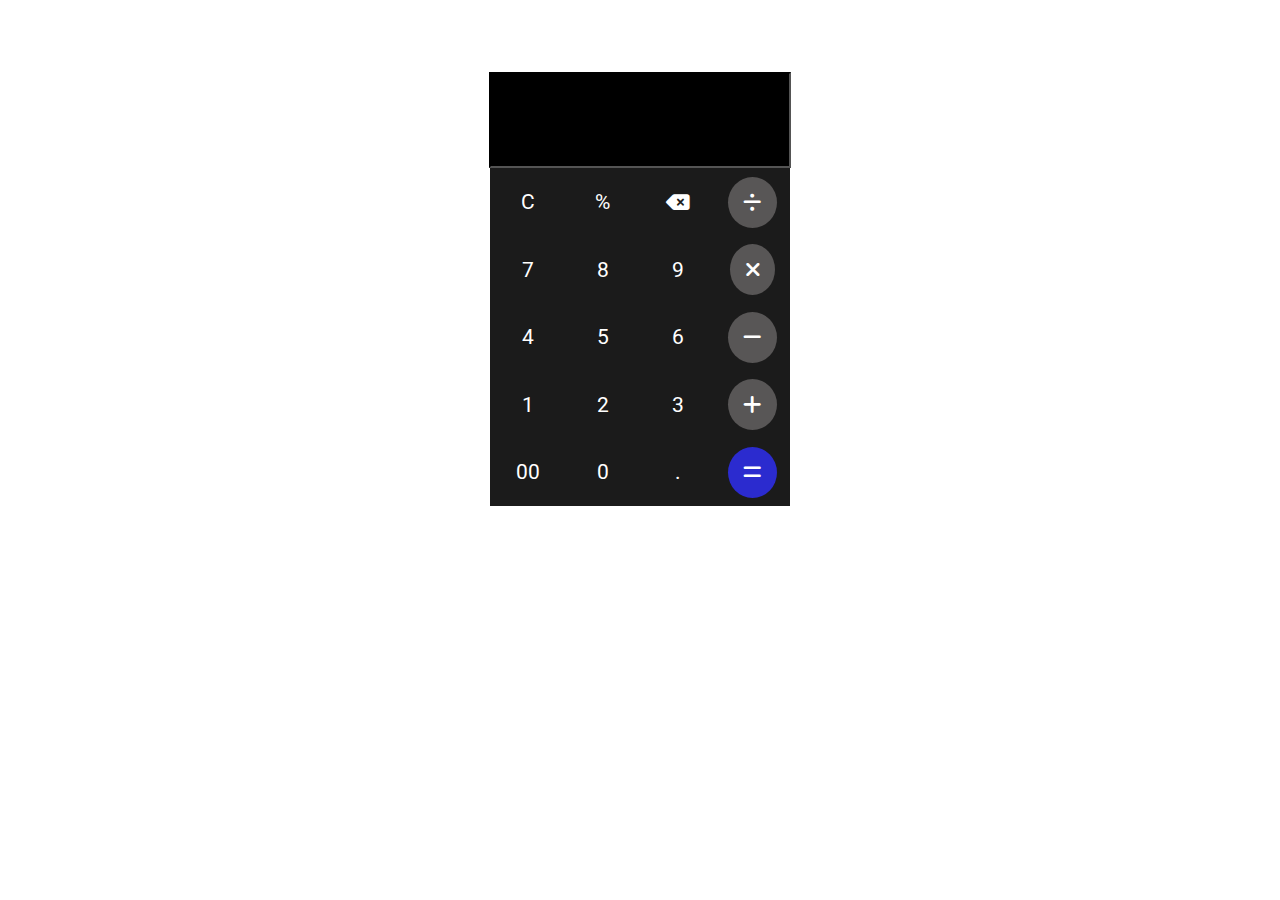
<file: calculator/index.html>
<!DOCTYPE html>
<html lang="en">
<head>
    <meta charset="UTF-8">
    <meta http-equiv="X-UA-Compatible" content="IE=edge">
    <meta name="viewport" content="width=device-width, initial-scale=1.0">
    <title>Calculator</title>
    <link rel="stylesheet" href="style.css">
    <link rel="stylesheet" href="https://cdnjs.cloudflare.com/ajax/libs/font-awesome/6.4.2/css/all.min.css">
    <link rel="preconnect" href="https://fonts.googleapis.com">
    <link rel="preconnect" href="https://fonts.gstatic.com" crossorigin>
    <link href="https://fonts.googleapis.com/css2?family=Roboto:wght@300&display=swap" rel="stylesheet">
</head>
<body>
    <section>
        <input type="text" name="display" id="display">
        <article>
            <div>
                <span onclick="display.value = ''">C</span>
                <span onclick="display.value += '%'">%</span>
                <span onclick="display.value = display.value.toString().slice(0,-1)"><i class="fa-solid fa-delete-left"></i></span>
                <span onclick="display.value += '/'"><i class="fa-solid fa-divide"></i></span>
            </div>
            <div>
                <span onclick="display.value += '7'">7</span>
                <span onclick="display.value += '8'">8</span>
                <span onclick="display.value += '9'">9</span>
                <span onclick="display.value += '*'"><i class="fa-solid fa-xmark"></i></span>
            </div>
            <div>
                <span onclick="display.value += '4'">4</span>
                <span onclick="display.value += '5'">5</span>
                <span onclick="display.value += '6'">6</span>
                <span onclick="display.value += '-'"><i class="fa-solid fa-minus"></i></span>
            </div>
            <div>
                <span onclick="display.value += '1'">1</span>
                <span onclick="display.value += '2'">2</span>
                <span onclick="display.value += '3'">3</span>
                <span onclick="display.value += '+'"><i class="fa-solid fa-plus"></i></span>
            </div>
            <div>
                <span onclick="display.value += '00'">00</span>
                <span onclick="display.value += '0'">0</span>
                <span onclick="display.value += '.'">.</span>
                <span onclick="display.value = eval(display.value)"><i class="fa-solid fa-equals" style="background-color: rgb(43, 43, 207);"></i></span>
            </div>
        </article>
    </section>

    
</body>
</html>
</file>
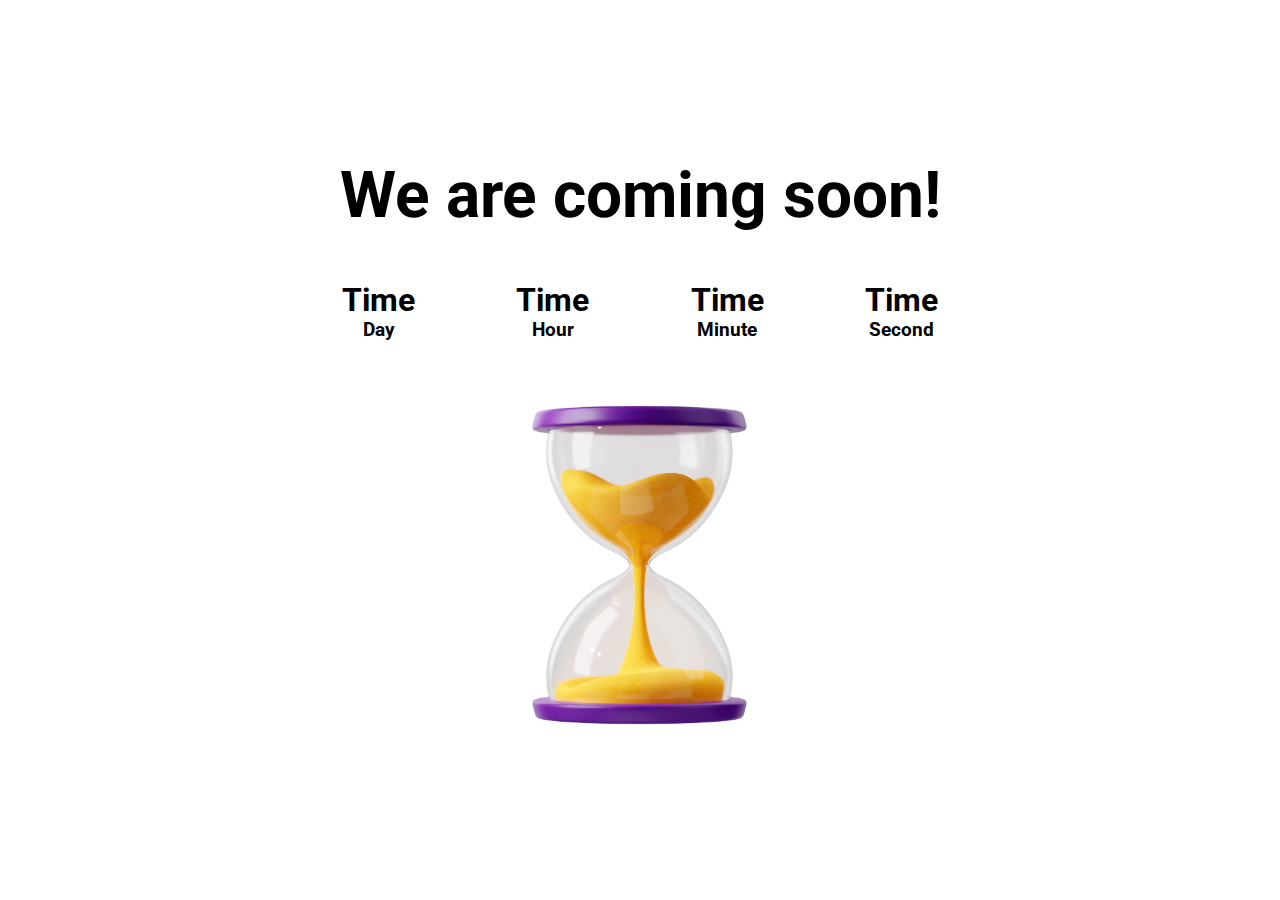
<file: Countdown/index.html>
<!DOCTYPE html>
<html lang="en">
  <head>
    <meta charset="UTF-8" />
    <meta http-equiv="X-UA-Compatible" content="IE=edge" />
    <meta name="viewport" content="width=device-width, initial-scale=1.0" />
    <title>Countdown</title>
    <link rel="preconnect" href="https://fonts.googleapis.com" />
    <link rel="preconnect" href="https://fonts.gstatic.com" crossorigin />
    <link
      href="https://fonts.googleapis.com/css2?family=Roboto:wght@300&display=swap"
      rel="stylesheet"
    />
    <link rel="stylesheet" href="style.css" />
  </head>
  <body>
    <section class="coming-soon">
      <div>
        <h2>We are coming soon!</h2>
        <div class="countdown">
          <div class="container-day">
            <h3 id="day">Time</h3>
            <h3>Day</h3>
          </div>
          <div class="container-hour">
            <h3 id="hour">Time</h3>
            <h3>Hour</h3>
          </div>
          <div class="container-minute">
            <h3 id="minute">Time</h3>
            <h3>Minute</h3>
          </div>
          <div class="container-second">
            <h3 id="second">Time</h3>
            <h3>Second</h3>
          </div>
        </div>
      </div>
      <img src="3d-illustration-sand-clock-isolated-white.jpg" />
    </section>
    <script src="main.js"></script>
  </body>
</html>
</file>
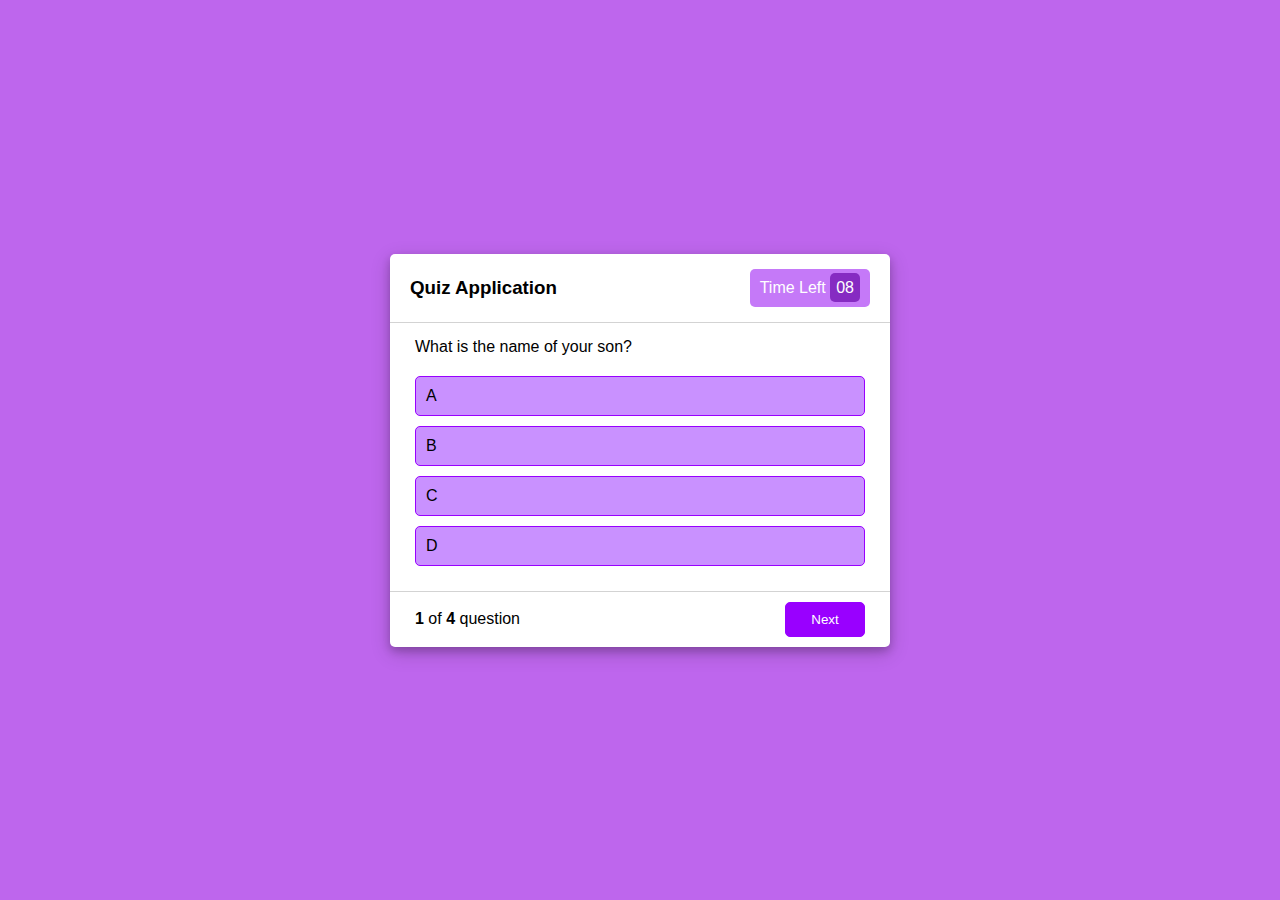
<file: QuizApp/index.html>
<!DOCTYPE html>
<html lang="en">
  <head>
    <meta charset="UTF-8" />
    <meta http-equiv="X-UA-Compatible" content="IE=edge" />
    <meta name="viewport" content="width=device-width, initial-scale=1.0" />
    <title>Quiz App</title>
    <link rel="preconnect" href="https://fonts.googleapis.com" />
    <link rel="preconnect" href="https://fonts.gstatic.com" crossorigin />
    <link
      href="https://fonts.googleapis.com/css2?family=Roboto:wght@300&display=swap"
      rel="stylesheet"
    />
    <link rel="stylesheet" href="style.css" />
  </head>
  <body>
    <!--Info box-->
    <section class="info-box">
      <div id="info-title"><h3>Rules of this Quiz</h3></div>
      <div id="info-body">
        <div class="info">
          1. You will have only <span>10 Seconds</span> for each question.
        </div>
        <div class="info">
          2. Once you select your answer, it can't be undone.
        </div>
        <div class="info">
          3. You'll get reward on the basis of your correct answer.
        </div>
      </div>
      <div id="info-button">
        <button>Continue</button>
      </div>
    </section>

    <!--Quiz box-->
    <section class="quiz-box">
      <div class="quiz-title">
        <h3>Quiz Application</h3>
        <div>Time Left <span>08</span></div>
      </div>
      <div class="quiz-body">
        <div class="question">What is the name of your son?</div>
        <div class="options">
          <option value="">A</option>
          <option value="">B</option>
          <option value="">C</option>
          <option value="">D</option>
        </div>
      </div>
      <div class="quiz-footer">
        <p><b>1</b> of <b>4</b> question</p>
        <button>Next</button>
      </div>
    </section>

    <!--Result box-->
    <section class="result-box">Result</section>
  </body>
</html>
</file>
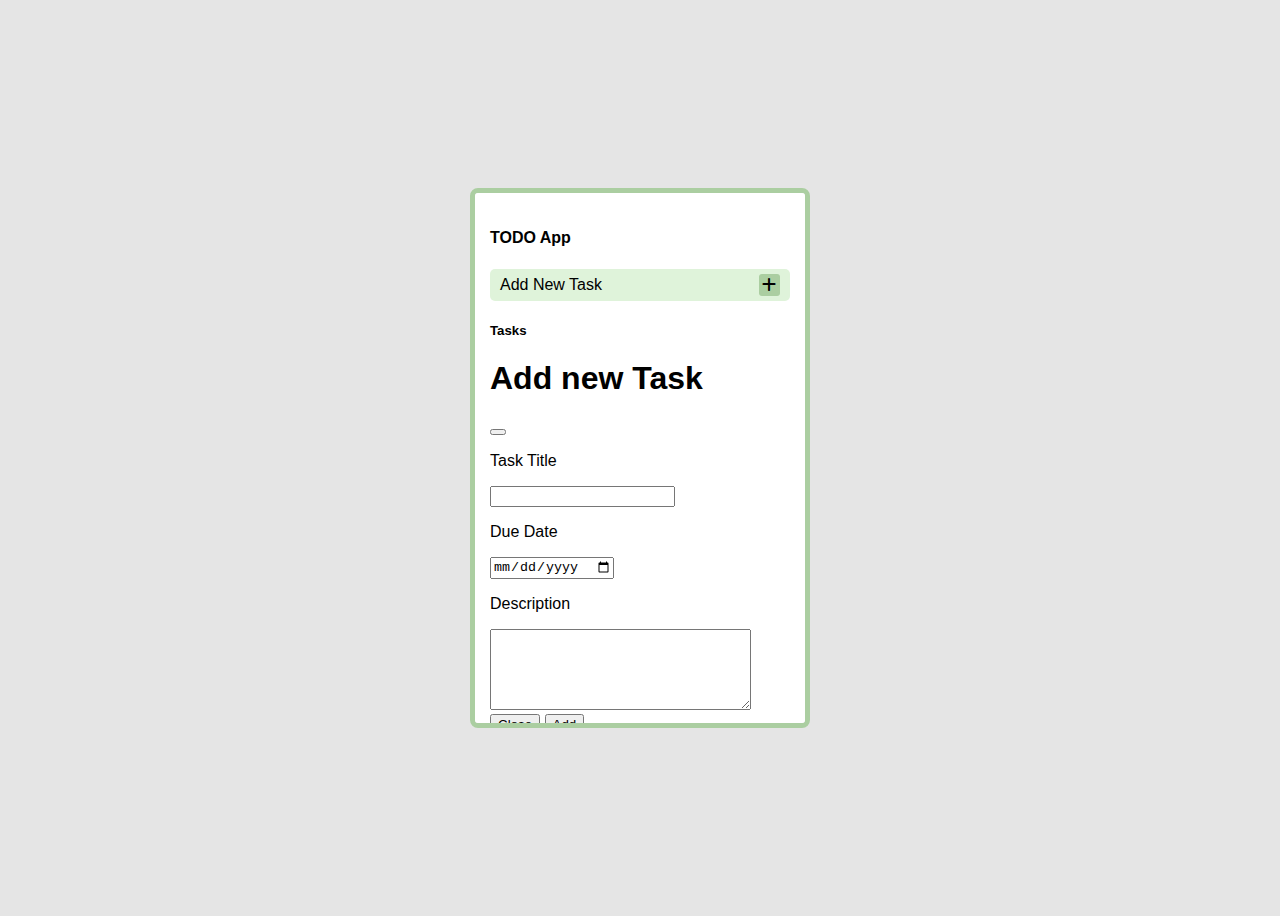
<file: Todo-list/index.html>
<!DOCTYPE html>
<html lang="en">
  <head>
    <meta charset="UTF-8" />
    <meta http-equiv="X-UA-Compatible" content="IE=edge" />
    <meta name="viewport" content="width=device-width, initial-scale=1.0" />
    <title>TODO App</title>
    <link
      href="https://cdn.jsdelivr.net/npm/bootstrap@5.1.3/dist/css/bootstrap.min.css"
      rel="stylesheet"
      integrity="sha384-1BmE4kWBq78iYhFldvKuhfTAU6auU8tT94WrHftjDbrCEXSU1oBoqyl2QvZ6jIW3"
      crossorigin="anonymous"
    />
    <link rel="stylesheet" href="style.css" />
    <link
      rel="stylesheet"
      href="https://cdnjs.cloudflare.com/ajax/libs/font-awesome/6.4.2/css/all.min.css"
    />
  </head>
  <body>
    <div class="app">
      <h4 class="text-center mb-3">TODO App</h4>
      <div id="addnew" data-bs-toggle="modal" data-bs-target="#form">
        <span>Add New Task</span>
        <i class="fas fa-plus"></i>
      </div>
      <h5 class="text-center my-3">Tasks</h5>

      <!-- Modal -->
      <form
        class="modal fade"
        id="form"
        tabindex="-1"
        aria-labelledby="exampleModalLabel"
        aria-hidden="true"
      >
        <div class="modal-dialog">
          <div class="modal-content">
            <div class="modal-header">
              <h1 class="modal-title fs-5" id="exampleModalLabel">
                Add new Task
              </h1>
              <button
                type="button"
                class="btn-close"
                data-bs-dismiss="modal"
                aria-label="Close"
              ></button>
            </div>
            <div class="modal-body">
              <p>Task Title</p>
              <input class="form-control" type="text" id="textinput" /><br />
              <div id="msg" class="mb-3 small text-danger"></div>
              <p>Due Date</p>
              <input class="form-control" type="date" id="dateinput" /><br />
              <p>Description</p>
              <textarea
                class="form-control"
                cols="30"
                rows="5"
                id="textarea"
              ></textarea>
            </div>
            <div class="modal-footer">
              <button
                type="button"
                class="btn btn-secondary"
                data-bs-dismiss="modal"
              >
                Close
              </button>
              <button type="submit" id="add" class="btn btn-primary">
                Add
              </button>
            </div>
          </div>
        </div>
      </form>

      <div id="tasks"></div>
    </div>

    <script
      src="https://cdn.jsdelivr.net/npm/bootstrap@5.3.1/dist/js/bootstrap.bundle.min.js"
      integrity="sha384-HwwvtgBNo3bZJJLYd8oVXjrBZt8cqVSpeBNS5n7C8IVInixGAoxmnlMuBnhbgrkm"
      crossorigin="anonymous"
    ></script>
    <script src="main.js"></script>
  </body>
</html>
</file>
<file: calculator/style.css>
body{
    font-family: 'Roboto', sans-serif;
    font-size: 21px;
    display: flex;
    margin-top: 5%;
    justify-content: center;
    color: white;
}
#display{
    width:49%;
    height:20%;
    background-color: black;
    border-color: black;
    outline: none;
    color: white;
    font-size: 21px;
}

section{
    display: flex;
    flex-direction: column;
    width:600px;
    height: 450px;
    justify-content: center;
    align-items: center;
}

article{
    width:50%;
    height:75%;
    display: flex;
    flex-direction: column;
    flex-wrap: nowrap;
    cursor: pointer;
}

article div{
    width: 100%;
    height: 100%;
    display: flex;
    flex-direction: row;
    background-color: rgb(27, 27, 27);
    flex-grow: initial;
    text-align: center;
    line-height: 50px;
}
span{
    width: 100%;
    height: 100%;
    color: white;
    display: flex;
    justify-content: center;
    align-items: center;
}
span:last-child i{
    background-color: rgb(88, 86, 86);
    border-radius: 50%;
    padding:15px;
}

span:hover{
    background-color: rgb(88, 86, 86);
    border-radius: 50%;
}
span:last-child:hover{
    background-color: rgb(27, 27, 27);
}
</file>
<file: Countdown/style.css>
* {
  margin: 0;
  padding: 0;
  box-sizing: border-box;
}

body {
  font-family: "Roboto", sans-serif;
  font-weight: bold;
}

img {
  width: 50vh;
  height: 50vh;
}
h2 {
  font-size: 4rem;
  padding: 3rem;
}
.coming-soon {
  min-height: 100vh;
  display: flex;
  align-items: center;
  justify-content: center;
  flex-direction: column;
}

.countdown {
  display: flex;
  align-items: center;
  justify-content: space-around;
  text-align: center;
}

#day,
#hour,
#minute,
#second {
  font-size: 2rem;
}
</file>
<file: QuizApp/style.css>
* {
  margin: 0;
  padding: 0;
  box-sizing: border-box;
}

body {
  font-family: sans-serif;
  background-color: #be66ed;
  height: 100vh;
  display: flex;
  justify-content: center;
  align-items: center;
  flex-direction: column;
}

.info-box,
.quiz-box,
.result-box {
  position: absolute;
  background-color: white;
  border-radius: 5px;
  display: flex;
  flex-direction: column;
  justify-content: space-around;
  box-shadow: 0 4px 8px rgba(0, 0, 0, 0.2), 0 6px 20px 0 rgba(0, 0, 0, 0.19);
}
.info-box.activeInfo,
.quiz-box.activeQuiz,
.result-box.activeResult {
  opacity: 1;
  z-index: 5;
  pointer-events: auto;
}

.info-box {
  width: 450px;
  opacity: 0;
}
.quiz-box {
  width: 500px;
}
#info-title,
.quiz-title {
  font-weight: bold;
  padding: 15px 20px;
  border-bottom: 1px solid lightgray;
}
#info-body,
.quiz-body {
  padding: 10px 20px;
}
.quiz-body div {
  padding: 5px;
}
.quiz-body option {
  background-color: #c991ff;
  border: 1px solid #9900ff;
  cursor: pointer;
  margin: 10px 0px;
  padding: 10px;
  border-radius: 5px;
}
.quiz-body option:hover {
  background-color: white;
}
#info-body div {
  padding: 5px;
  font-size: 0.9em;
}
.info span {
  color: red;
  font-weight: bold;
}

#info-button,
.quiz-footer {
  display: flex;
  align-items: center;
  padding: 10px 25px;
  border-top: 1px solid lightgray;
}
#info-button {
  justify-content: flex-end;
}
.quiz-footer {
  justify-content: space-between;
}
button {
  width: 80px;
  height: 35px;
  font-weight: 500;
  outline: none;
  border: 1px solid #9900ff;
  background-color: #9900ff;
  color: white;
  padding: 7px;
  border-radius: 5px;
  cursor: pointer;
}
button:hover {
  background-color: #cc99ff;
  color: #9900ff;
  font-weight: bold;
}

.quiz-title {
  display: flex;
  justify-content: space-between;
  align-items: center;
}

.quiz-title div {
  background-color: #c579f8;
  color: white;
  padding: 10px;
  font-weight: 100;
  border-radius: 5px;
}
.quiz-title div span {
  background-color: #862bc2;
  padding: 6px;
  border-radius: 5px;
}
.result-box {
  opacity: 0;
}
</file>
<file: Todo-list/style.css>
body {
  font-family: sans-serif;
  background-color: #e5e5e5;
  height: 100vh;
  display: flex;
  justify-content: center;
  align-items: center;
}
.app {
  width: 300px;
  height: 500px;
  border: 5px solid #abcea1;
  border-radius: 8px;
  padding: 15px;
  background-color: white;
  overflow-y: scroll;
}

.app::-webkit-scrollbar {
  width: 0 !important;
}

#addnew {
  background-color: rgba(164, 221, 148, 0.35);
  display: flex;
  align-items: center;
  justify-content: space-between;
  padding: 5px 10px;
  border-radius: 5px;
  cursor: pointer;
}

.fa-plus {
  background-color: #abcea1;
  border-radius: 3px;
  padding: 3px;
}

#tasks {
  display: grid;
  gap: 14px;
}
#tasks div {
  background-color: #e2eede;
  border: 3px solid #abcea1;
  padding: 5px;
  border-radius: 6px;
  display: grid;
  gap: 4px;
}

.options {
  justify-self: center;
  display: flex;
  gap: 20px;
}
.options i {
  cursor: pointer;
}
</file>
